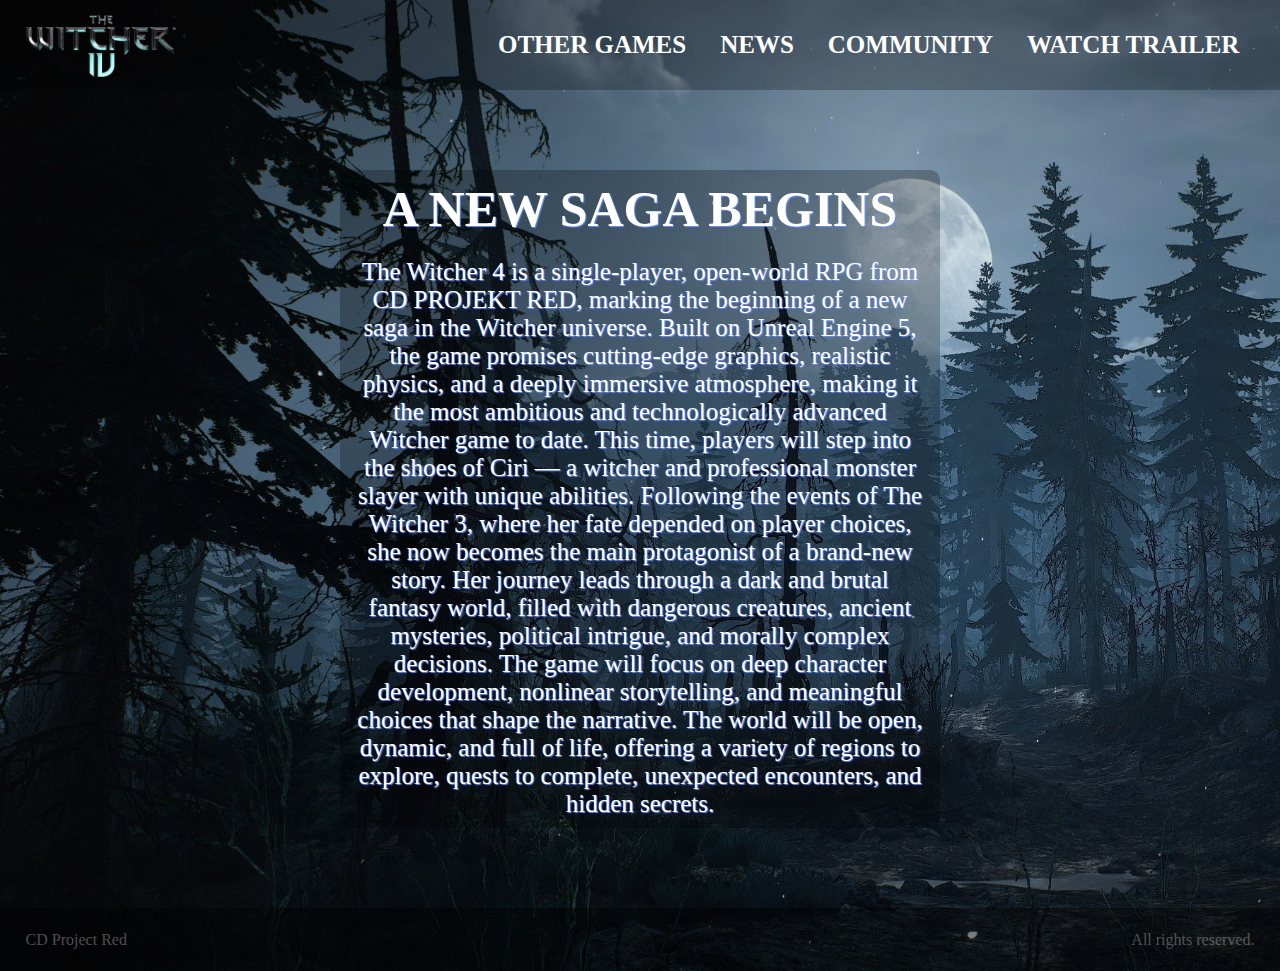
<file: index.html>
<!doctype html>
<html lang="en">
<head>
    <meta charset="UTF-8">
    <meta name="viewport"
          content="width=device-width, user-scalable=no, initial-scale=1.0, maximum-scale=1.0, minimum-scale=1.0">
    <meta http-equiv="X-UA-Compatible" content="ie=edge">
    <link rel="stylesheet" href="mainStyle.css">
    <title>Igni</title>
</head>
<body>

    <main>
        <header>
            <div class="left">
                <div class="logo"></div>
            </div>
            <div class="right">
                <div class="nav">
                    <a href="games.html">OTHER GAMES</a>
                    <a href="error.html">NEWS</a>
                    <a href="error.html">COMMUNITY</a>
                    <a href="https://youtu.be/yWMu6JeT2g8?si=j0WSOQrglWry1EZc">WATCH TRAILER</a>
                </div>
            </div>
        </header>
        <article>
            <h1>A NEW SAGA BEGINS</h1>
            <p>The Witcher 4 is a single-player, open-world RPG from CD PROJEKT RED, marking the beginning of a new saga in the Witcher universe. Built on Unreal Engine 5, the game promises cutting-edge graphics, realistic physics, and a deeply immersive atmosphere, making it the most ambitious and technologically advanced Witcher game to date.

                This time, players will step into the shoes of Ciri — a witcher and professional monster slayer with unique abilities. Following the events of The Witcher 3, where her fate depended on player choices, she now becomes the main protagonist of a brand-new story. Her journey leads through a dark and brutal fantasy world, filled with dangerous creatures, ancient mysteries, political intrigue, and morally complex decisions.

                The game will focus on deep character development, nonlinear storytelling, and meaningful choices that shape the narrative. The world will be open, dynamic, and full of life, offering a variety of regions to explore, quests to complete, unexpected encounters, and hidden secrets.
            </p>
        </article>
        <footer>
            <div class="left">
                <p>CD Project Red</p>
            </div>
            <div class="right">
                <p>All rights reserved.</p>
            </div>
        </footer>
    </main>

</body>
</html>
</file>
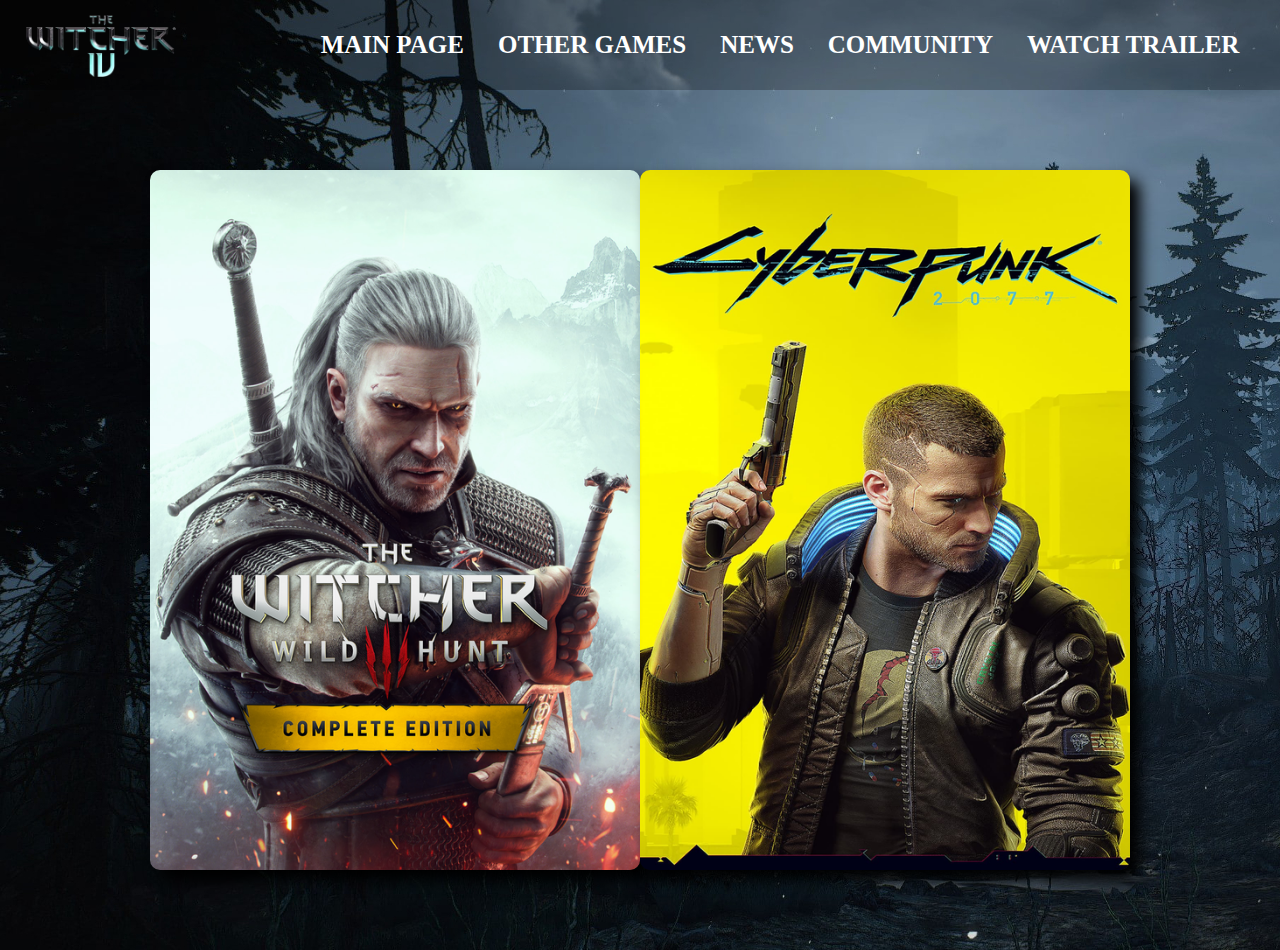
<file: games.html>
<!doctype html>
<html lang="en">
<head>
    <meta charset="UTF-8">
    <meta name="viewport"
          content="width=device-width, user-scalable=no, initial-scale=1.0, maximum-scale=1.0, minimum-scale=1.0">
    <meta http-equiv="X-UA-Compatible" content="ie=edge">
    <link rel="stylesheet" href="gamesStyle.css">
    <title>Aard</title>
</head>
<body>

    <main>
        <header>
            <div class="left">
                <div class="logo"></div>
            </div>
            <div class="right">
                <div class="nav">
                    <a href="index.html">MAIN PAGE</a>
                    <a href="games.html">OTHER GAMES</a>
                    <a href="error.html">NEWS</a>
                    <a href="error.html">COMMUNITY</a>
                    <a href="https://youtu.be/yWMu6JeT2g8?si=j0WSOQrglWry1EZc">WATCH TRAILER</a>
                </div>
            </div>
        </header>
        <div class="cards">
            <div class="card"></div>
            <div class="card"></div>
        </div>
    </main>

</body>
</html>
</file>
<file: mainStyle.css>
* {
    margin: 0;
    padding: 0;
    box-sizing: border-box;
}

body {
    background-image: url("images/background.jpg");
}

header {
    display: flex;
    justify-content: space-between;
    align-items: center;
    height: 10vh;
    width: 100%;
    background-color: rgba(0, 0, 0, 0.25);
    padding: 0 2vw;
}

.left {
    display: flex;
    align-items: center;
}

.right {
    display: flex;
    align-items: center;
}

.logo {
    height: 8vh;
    width: 150px;
    background-image: url("images/logo.png");
    background-repeat: no-repeat;
    background-size: contain;
    background-position: center;
}

a{
    text-decoration: none;
    color: white;
    font-weight: bold;
    font-size: 25px;
    padding: 10px 15px;
    transition: 0.3s linear;
}

a:hover{
    color: #678dff;
}

article{
    margin: 80px auto;
    color: white;
    justify-content: center;
    text-align: center;
    width: 600px;
    text-shadow: #678dff 1px 1px 1px;
    border-radius: 10px;
    background-color: rgba(0, 0, 0, 0.25);
}

article p{
    font-size: 25px;
    padding: 10px 15px;
}

article h1{
    font-size: 50px;
    padding: 10px 0;
}

footer{
    display: flex;
    justify-content: space-between;
    align-items: center;
    height: 7vh;
    width: 100%;
    background-color: rgba(0, 0, 0, 0.4);
    padding: 0 2vw;
    color: rgba(255, 255, 255, 0.3);
}
</file>
<file: gamesStyle.css>
* {
    margin: 0;
    padding: 0;
    box-sizing: border-box;
}

body {
    background-image: url("images/background.jpg");
}

header {
    display: flex;
    justify-content: space-between;
    align-items: center;
    height: 10vh;
    width: 100%;
    background-color: rgba(0, 0, 0, 0.25);
    padding: 0 2vw;
}

.left {
    display: flex;
    align-items: center;
}

.right {
    display: flex;
    align-items: center;
}

.logo {
    height: 8vh;
    width: 150px;
    background-image: url("images/logo.png");
    background-repeat: no-repeat;
    background-size: contain;
    background-position: center;
}

a{
    text-decoration: none;
    color: white;
    font-weight: bold;
    font-size: 25px;
    padding: 10px 15px;
    transition: 0.3s linear;
}

a:hover{
    color: #678dff;
}

.cards{
    display: flex;
    justify-content: space-between;
    margin: 80px 150px;
}

.card{
    width: 600px;
    height: 700px;
    justify-content: center;
    border-radius: 10px;
    background-color: rgba(0, 0, 0, 0.25);
    transition: transform 0.3s ease;
    box-shadow: 10px 10px 15px #000;
}

.card:nth-child(1){
    background-image: url("images/card1.png");
    background-size: cover;
    background-position: center;
    background-repeat: no-repeat;
}

.card:nth-child(2){
    background-image: url("images/card2.png");
    background-size: cover;
    background-position: center;
    background-repeat: no-repeat;
}

.card:hover{
    transform: scale(1.1);
}
</file>
